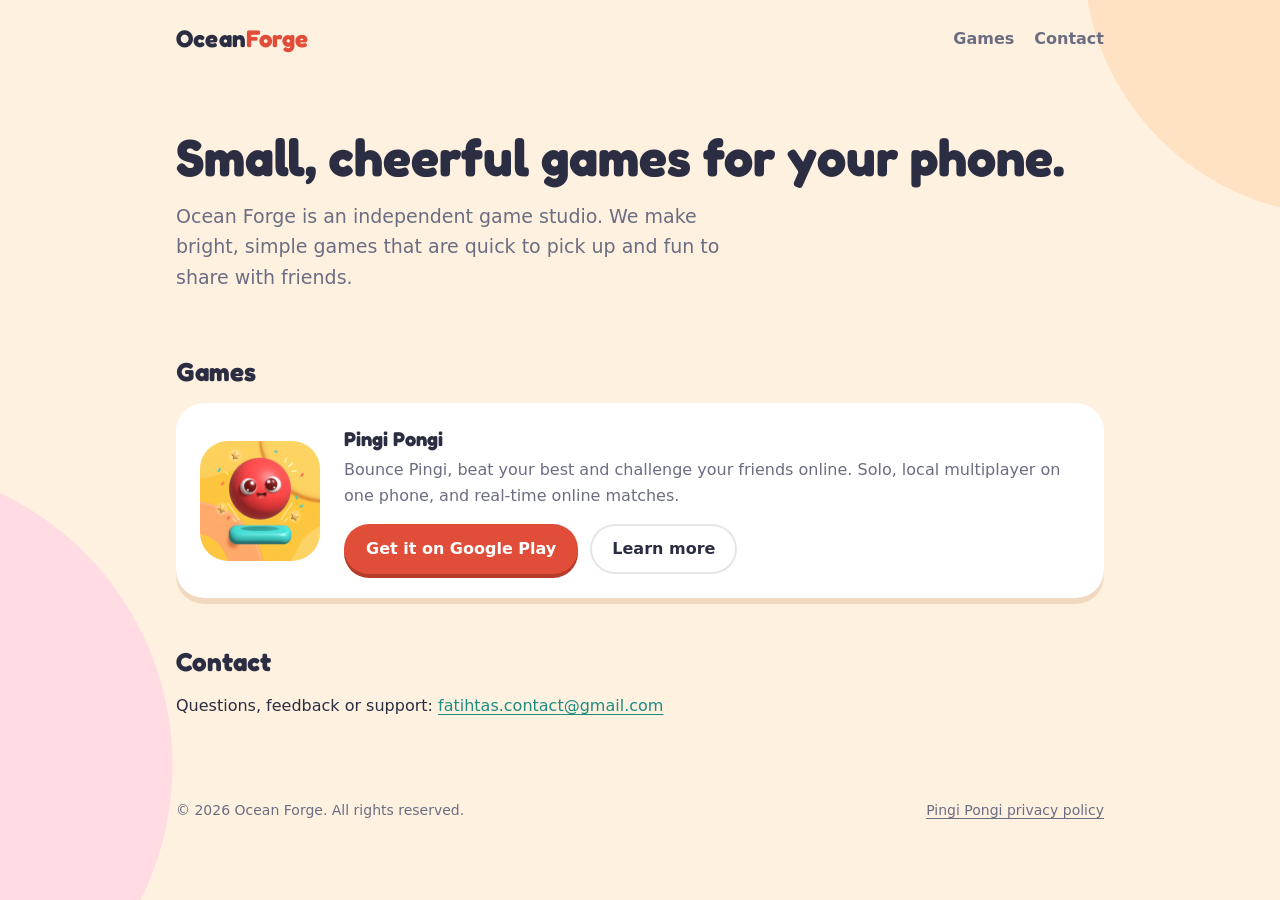
<file: index.html>
<!doctype html>
<html lang="en">
<head>
<meta charset="utf-8">
<meta name="viewport" content="width=device-width, initial-scale=1">
<title>Ocean Forge</title>
<meta name="description" content="Ocean Forge is an independent studio making small, cheerful games for phones.">
<meta property="og:title" content="Ocean Forge">
<meta property="og:description" content="Small, cheerful games for phones.">
<meta property="og:type" content="website">
<meta property="og:url" content="https://serdumenn.github.io/">
<meta property="og:image" content="https://serdumenn.github.io/assets/pingi-pongi/feature.png">
<meta name="theme-color" content="#FFF1E0">
<link rel="icon" type="image/png" href="assets/favicon.png">
<link rel="apple-touch-icon" href="assets/apple-touch-icon.png">
<link rel="stylesheet" href="assets/site.css">
</head>
<body>
<div class="wrap">
  <header class="site">
    <a class="brand" href="./">Ocean<span>Forge</span></a>
    <nav>
      <a href="#games">Games</a>
      <a href="#contact">Contact</a>
    </nav>
  </header>

  <main>
    <section class="hero">
      <h1>Small, cheerful games for your phone.</h1>
      <p class="lead">Ocean Forge is an independent game studio. We make bright, simple games that are quick to pick up and fun to share with friends.</p>
    </section>

    <section id="games">
      <h2>Games</h2>
      <div class="card game-card">
        <img class="icon" src="assets/pingi-pongi/icon.png" width="120" height="120" alt="Pingi Pongi icon">
        <div>
          <h3>Pingi Pongi</h3>
          <p>Bounce Pingi, beat your best and challenge your friends online. Solo, local multiplayer on one phone, and real-time online matches.</p>
          <div class="actions">
            <a class="button" href="https://play.google.com/store/apps/details?id=com.oceanforge.pingipongi">Get it on Google Play</a>
            <a class="button ghost" href="pingi-pongi/">Learn more</a>
          </div>
        </div>
      </div>
    </section>

    <section id="contact">
      <h2>Contact</h2>
      <p>Questions, feedback or support: <a href="mailto:fatihtas.contact@gmail.com">fatihtas.contact@gmail.com</a></p>
    </section>
  </main>

  <footer class="site">
    <span>&copy; 2026 Ocean Forge. All rights reserved.</span>
    <span><a href="pingi-pongi/privacy/">Pingi Pongi privacy policy</a></span>
  </footer>
</div>
</body>
</html>
</file>
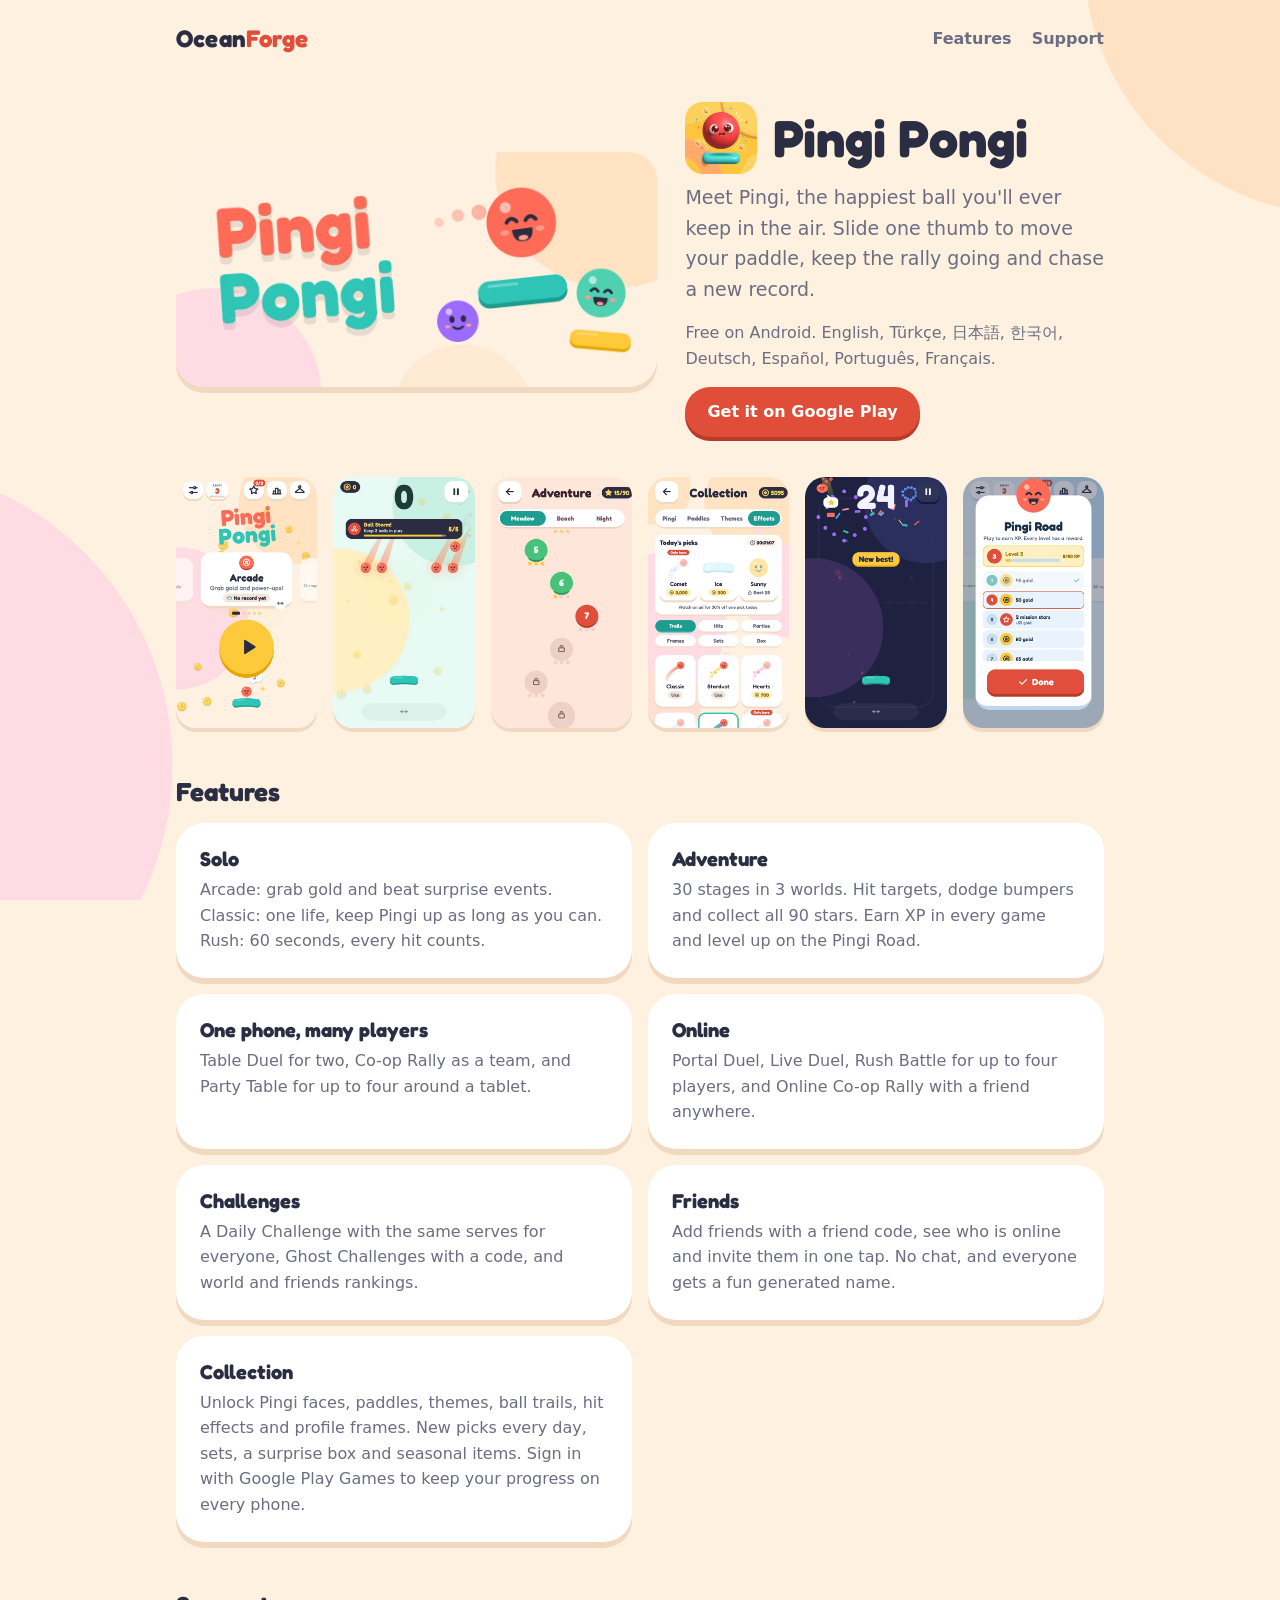
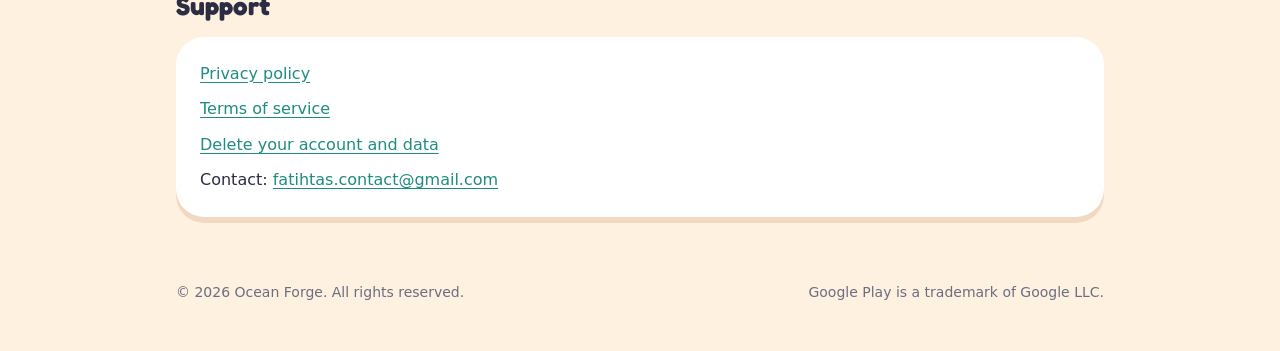
<file: pingi-pongi/index.html>
<!doctype html>
<html lang="en">
<head>
<meta charset="utf-8">
<meta name="viewport" content="width=device-width, initial-scale=1">
<title>Pingi Pongi</title>
<meta name="description" content="Bounce Pingi, beat your best and challenge your friends online. A cheerful paddle game for Android by Ocean Forge.">
<meta property="og:title" content="Pingi Pongi">
<meta property="og:description" content="Bounce Pingi, beat your best and challenge your friends online!">
<meta property="og:type" content="website">
<meta property="og:url" content="https://serdumenn.github.io/pingi-pongi/">
<meta property="og:image" content="https://serdumenn.github.io/assets/pingi-pongi/feature.png">
<meta name="theme-color" content="#FFF1E0">
<link rel="icon" type="image/png" href="../assets/favicon.png">
<link rel="apple-touch-icon" href="../assets/apple-touch-icon.png">
<link rel="stylesheet" href="../assets/site.css">
</head>
<body>
<div class="wrap">
  <header class="site">
    <a class="brand" href="../">Ocean<span>Forge</span></a>
    <nav>
      <a href="#features">Features</a>
      <a href="#support">Support</a>
    </nav>
  </header>

  <main>
    <section class="game-hero">
      <img class="feature-art" src="../assets/pingi-pongi/feature.webp" width="1024" height="500" alt="Pingi Pongi">
      <div>
        <div class="title-row">
          <img src="../assets/pingi-pongi/icon.png" width="72" height="72" alt="">
          <h1>Pingi Pongi</h1>
        </div>
        <p class="lead">Meet Pingi, the happiest ball you'll ever keep in the air. Slide one thumb to move your paddle, keep the rally going and chase a new record.</p>
        <p class="muted">Free on Android. English, Türkçe, 日本語, 한국어, Deutsch, Español, Português, Français.</p>
        <div class="actions">
          <a class="button" href="https://play.google.com/store/apps/details?id=com.oceanforge.pingipongi">Get it on Google Play</a>
        </div>
      </div>
    </section>

    <section>
      <div class="shots">
        <img src="../assets/pingi-pongi/screen-1.webp" width="540" height="960" alt="Main menu" loading="lazy">
        <img src="../assets/pingi-pongi/screen-2.webp" width="540" height="960" alt="Arcade mode" loading="lazy">
        <img src="../assets/pingi-pongi/screen-3.webp" width="540" height="960" alt="Adventure" loading="lazy">
        <img src="../assets/pingi-pongi/screen-4.webp" width="540" height="960" alt="Collection" loading="lazy">
        <img src="../assets/pingi-pongi/screen-5.webp" width="540" height="960" alt="New record" loading="lazy">
        <img src="../assets/pingi-pongi/screen-6.webp" width="540" height="960" alt="Pingi Road" loading="lazy">
      </div>
    </section>

    <section id="features">
      <h2>Features</h2>
      <div class="features">
        <div class="card">
          <h3>Solo</h3>
          <p>Arcade: grab gold and beat surprise events. Classic: one life, keep Pingi up as long as you can. Rush: 60 seconds, every hit counts.</p>
        </div>
        <div class="card">
          <h3>Adventure</h3>
          <p>30 stages in 3 worlds. Hit targets, dodge bumpers and collect all 90 stars. Earn XP in every game and level up on the Pingi Road.</p>
        </div>
        <div class="card">
          <h3>One phone, many players</h3>
          <p>Table Duel for two, Co-op Rally as a team, and Party Table for up to four around a tablet.</p>
        </div>
        <div class="card">
          <h3>Online</h3>
          <p>Portal Duel, Live Duel, Rush Battle for up to four players, and Online Co-op Rally with a friend anywhere.</p>
        </div>
        <div class="card">
          <h3>Challenges</h3>
          <p>A Daily Challenge with the same serves for everyone, Ghost Challenges with a code, and world and friends rankings.</p>
        </div>
        <div class="card">
          <h3>Friends</h3>
          <p>Add friends with a friend code, see who is online and invite them in one tap. No chat, and everyone gets a fun generated name.</p>
        </div>
        <div class="card">
          <h3>Collection</h3>
          <p>Unlock Pingi faces, paddles, themes, ball trails, hit effects and profile frames. New picks every day, sets, a surprise box and seasonal items. Sign in with Google Play Games to keep your progress on every phone.</p>
        </div>
      </div>
    </section>

    <section id="support">
      <h2>Support</h2>
      <div class="card">
        <ul class="links">
          <li><a href="privacy/">Privacy policy</a></li>
          <li><a href="terms/">Terms of service</a></li>
          <li><a href="delete-account/">Delete your account and data</a></li>
          <li>Contact: <a href="mailto:fatihtas.contact@gmail.com">fatihtas.contact@gmail.com</a></li>
        </ul>
      </div>
    </section>
  </main>

  <footer class="site">
    <span>&copy; 2026 Ocean Forge. All rights reserved.</span>
    <span>Google Play is a trademark of Google LLC.</span>
  </footer>
</div>
</body>
</html>
</file>
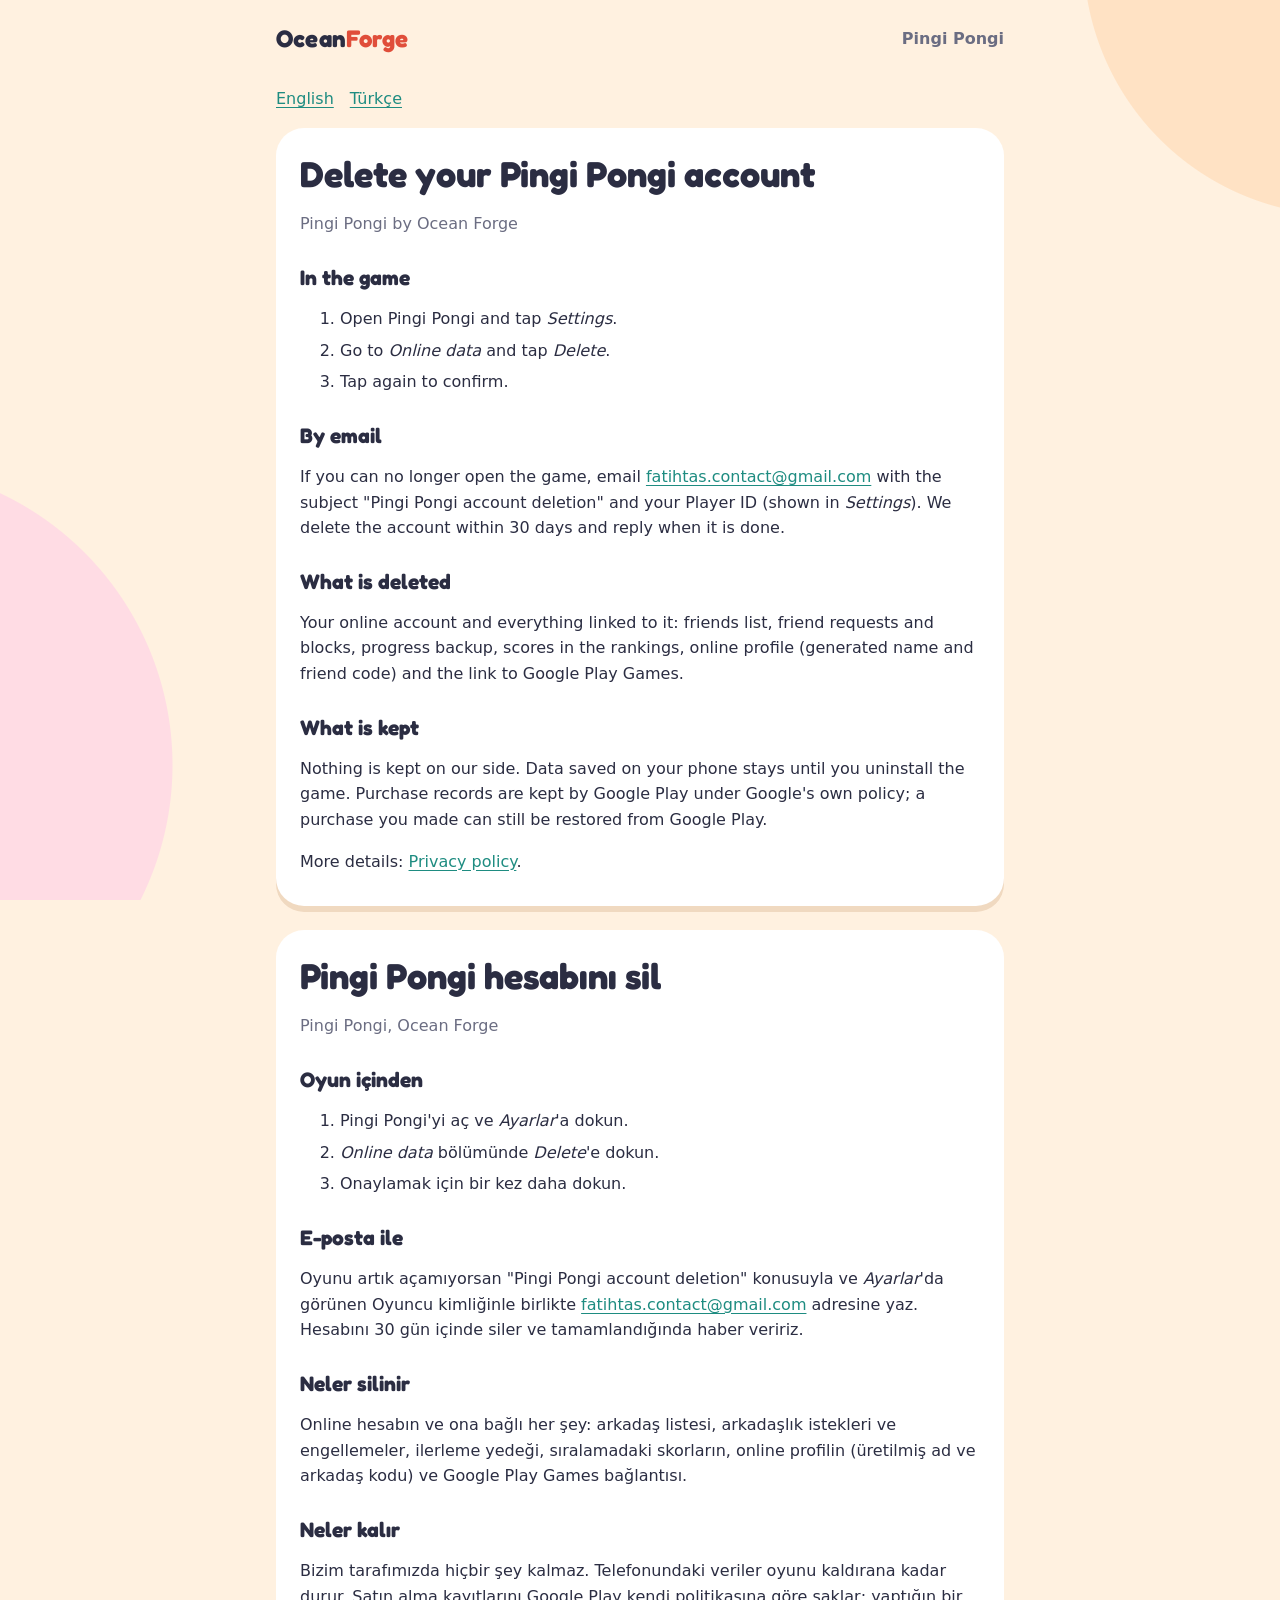
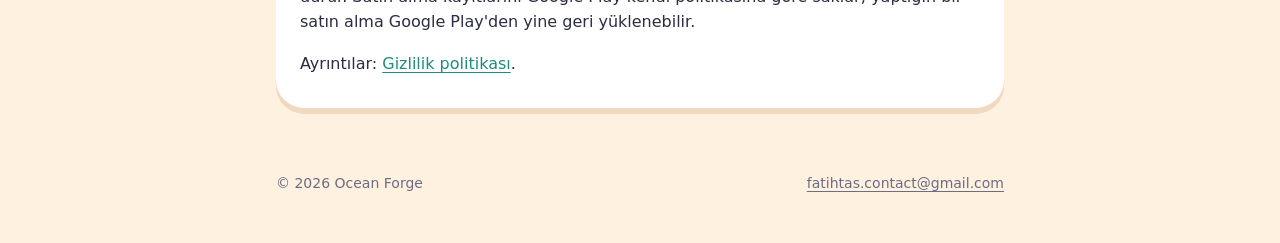
<file: pingi-pongi/delete-account/index.html>
<!doctype html>
<html lang="en">
<head>
<meta charset="utf-8">
<meta name="viewport" content="width=device-width, initial-scale=1">
<title>Delete Pingi Pongi Account</title>
<meta name="description" content="How to delete your Pingi Pongi online account and data.">
<meta name="theme-color" content="#FFF1E0">
<link rel="icon" type="image/png" href="../../assets/favicon.png">
<link rel="stylesheet" href="../../assets/site.css">
</head>
<body>
<div class="wrap narrow">
  <header class="site">
    <a class="brand" href="../../">Ocean<span>Forge</span></a>
    <nav>
      <a href="../">Pingi Pongi</a>
    </nav>
  </header>

  <main>
    <nav class="lang"><a href="#en">English</a><a href="#tr">Türkçe</a></nav>

    <article class="card doc" id="en">
      <h1>Delete your Pingi Pongi account</h1>
      <p class="muted">Pingi Pongi by Ocean Forge</p>

      <h2>In the game</h2>
      <ol>
        <li>Open Pingi Pongi and tap <em>Settings</em>.</li>
        <li>Go to <em>Online data</em> and tap <em>Delete</em>.</li>
        <li>Tap again to confirm.</li>
      </ol>

      <h2>By email</h2>
      <p>If you can no longer open the game, email <a href="mailto:fatihtas.contact@gmail.com?subject=Pingi%20Pongi%20account%20deletion">fatihtas.contact@gmail.com</a> with the subject "Pingi Pongi account deletion" and your Player ID (shown in <em>Settings</em>). We delete the account within 30 days and reply when it is done.</p>

      <h2>What is deleted</h2>
      <p>Your online account and everything linked to it: friends list, friend requests and blocks, progress backup, scores in the rankings, online profile (generated name and friend code) and the link to Google Play Games.</p>

      <h2>What is kept</h2>
      <p>Nothing is kept on our side. Data saved on your phone stays until you uninstall the game. Purchase records are kept by Google Play under Google's own policy; a purchase you made can still be restored from Google Play.</p>

      <p>More details: <a href="../privacy/">Privacy policy</a>.</p>
    </article>

    <article class="card doc" id="tr">
      <h1>Pingi Pongi hesabını sil</h1>
      <p class="muted">Pingi Pongi, Ocean Forge</p>

      <h2>Oyun içinden</h2>
      <ol>
        <li>Pingi Pongi'yi aç ve <em>Ayarlar</em>'a dokun.</li>
        <li><em>Online data</em> bölümünde <em>Delete</em>'e dokun.</li>
        <li>Onaylamak için bir kez daha dokun.</li>
      </ol>

      <h2>E-posta ile</h2>
      <p>Oyunu artık açamıyorsan "Pingi Pongi account deletion" konusuyla ve <em>Ayarlar</em>'da görünen Oyuncu kimliğinle birlikte <a href="mailto:fatihtas.contact@gmail.com?subject=Pingi%20Pongi%20account%20deletion">fatihtas.contact@gmail.com</a> adresine yaz. Hesabını 30 gün içinde siler ve tamamlandığında haber veririz.</p>

      <h2>Neler silinir</h2>
      <p>Online hesabın ve ona bağlı her şey: arkadaş listesi, arkadaşlık istekleri ve engellemeler, ilerleme yedeği, sıralamadaki skorların, online profilin (üretilmiş ad ve arkadaş kodu) ve Google Play Games bağlantısı.</p>

      <h2>Neler kalır</h2>
      <p>Bizim tarafımızda hiçbir şey kalmaz. Telefonundaki veriler oyunu kaldırana kadar durur. Satın alma kayıtlarını Google Play kendi politikasına göre saklar; yaptığın bir satın alma Google Play'den yine geri yüklenebilir.</p>

      <p>Ayrıntılar: <a href="../privacy/#tr">Gizlilik politikası</a>.</p>
    </article>
  </main>

  <footer class="site">
    <span>&copy; 2026 Ocean Forge</span>
    <span><a href="mailto:fatihtas.contact@gmail.com">fatihtas.contact@gmail.com</a></span>
  </footer>
</div>
</body>
</html>
</file>
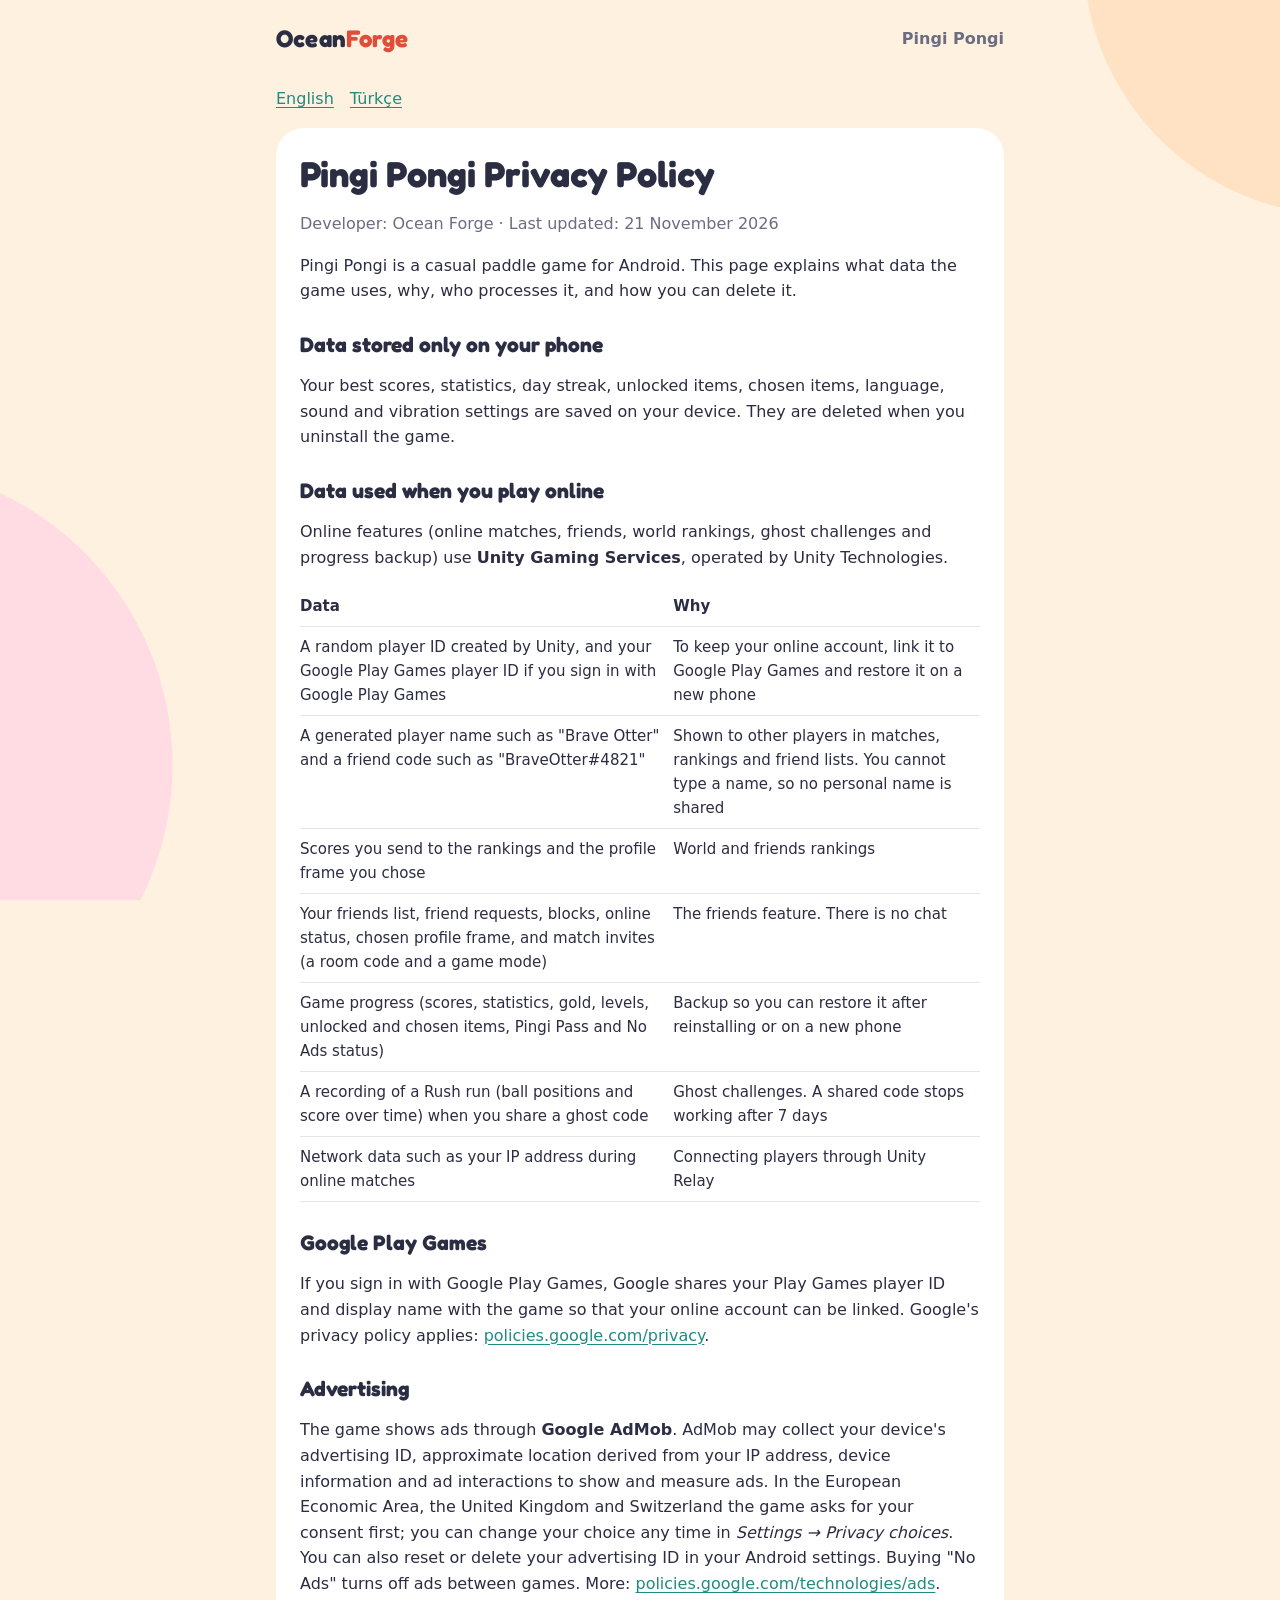
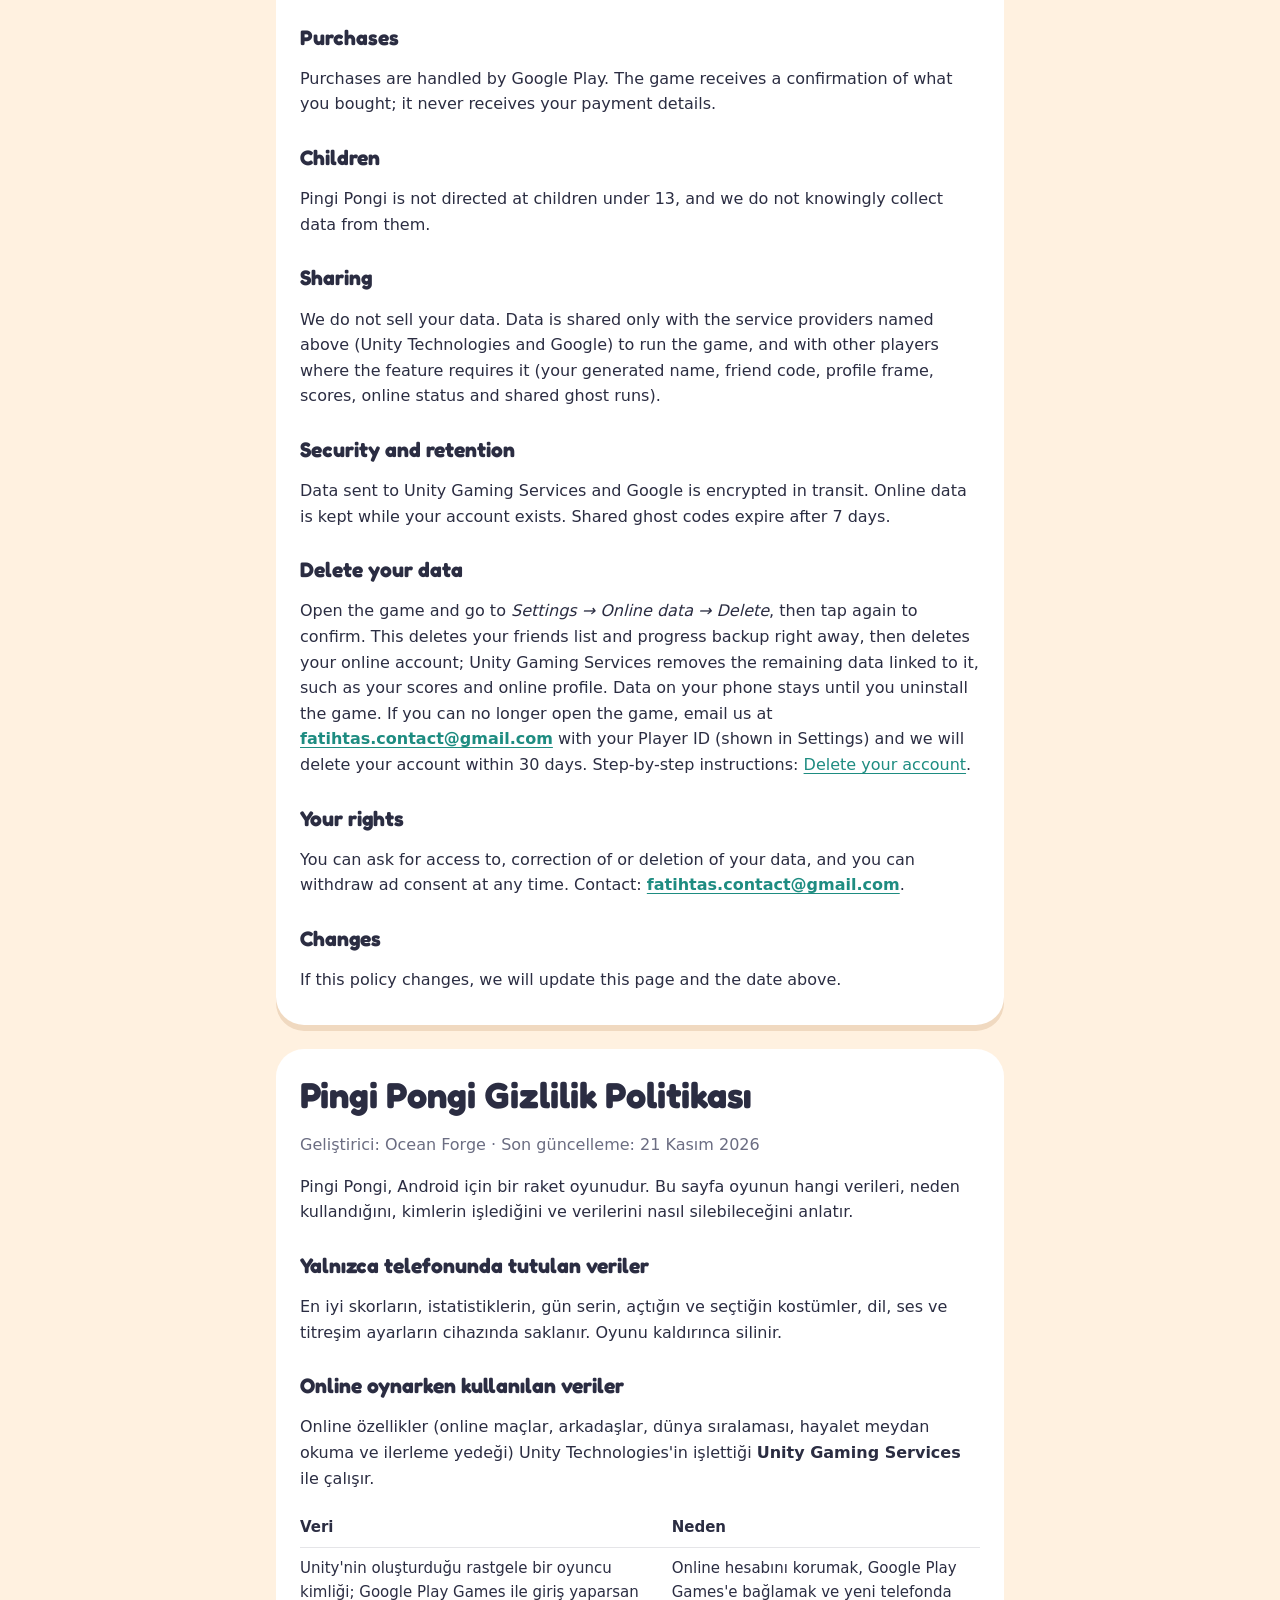
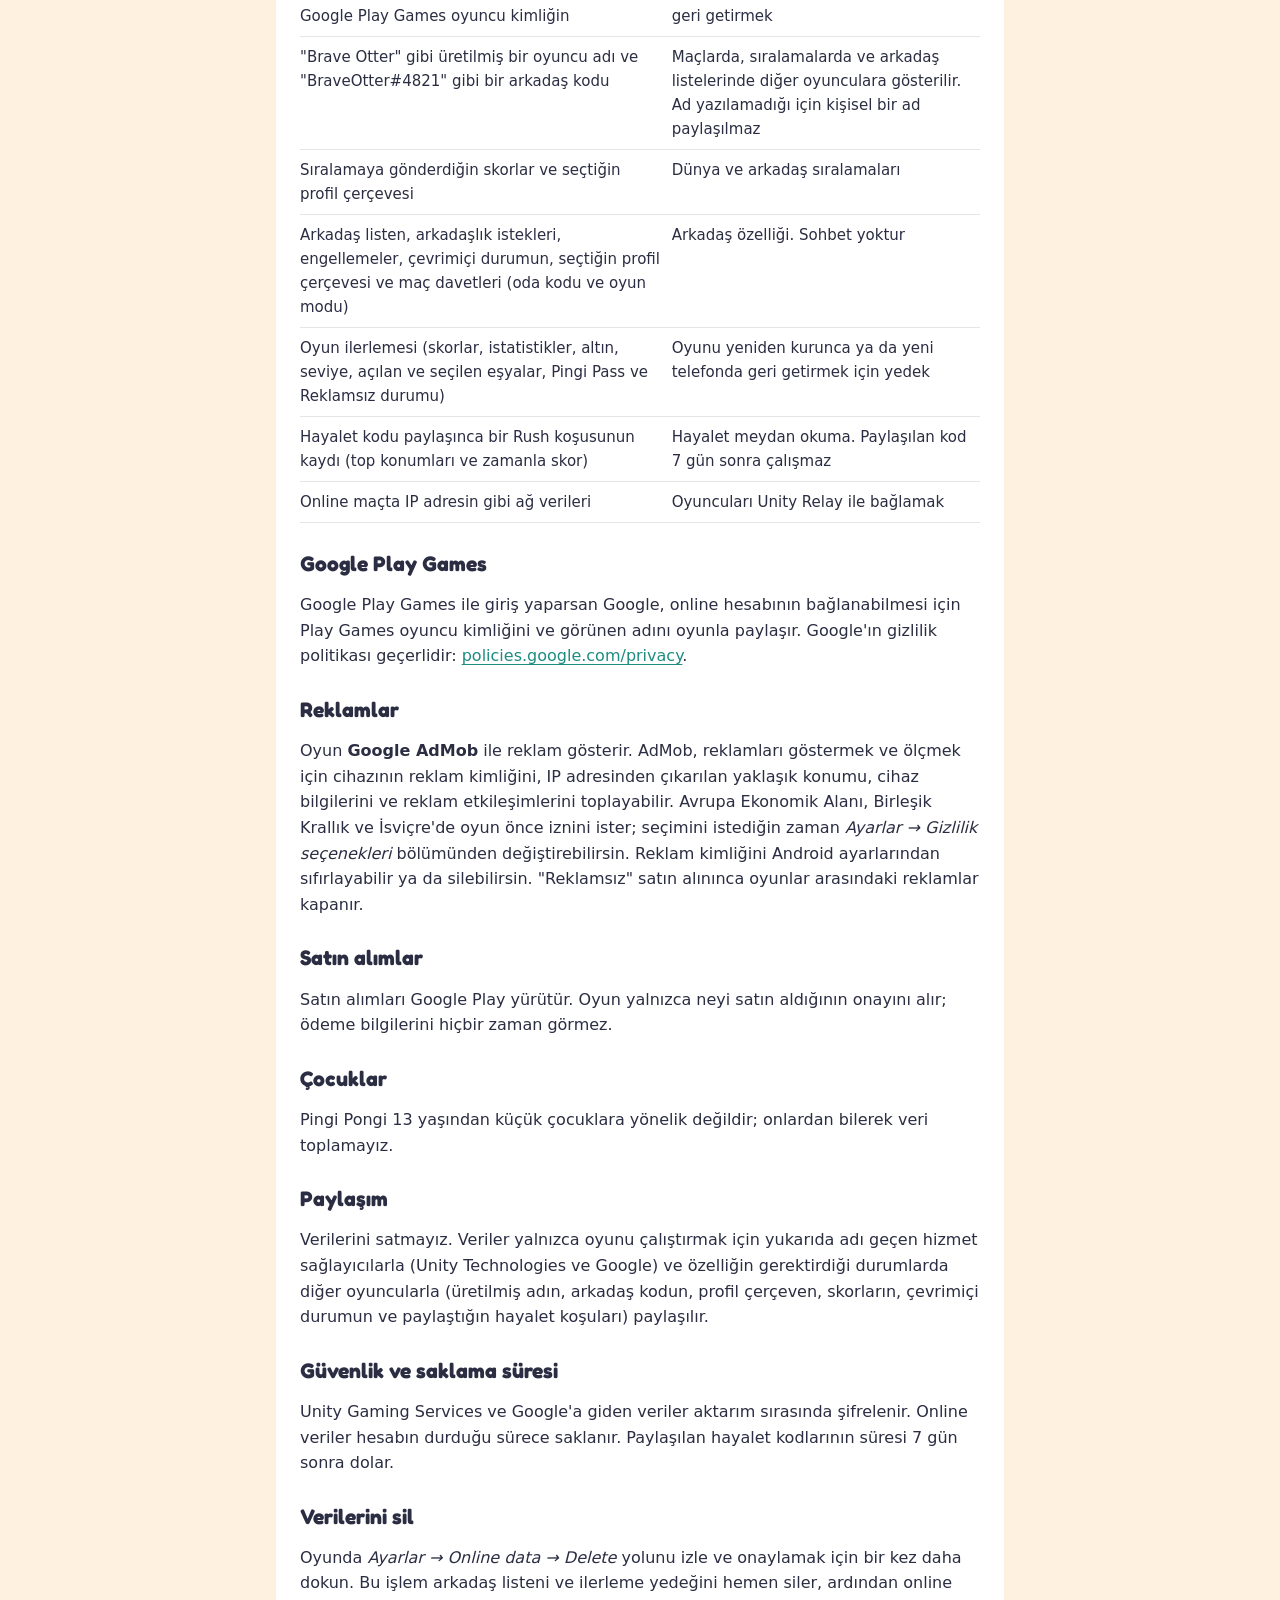
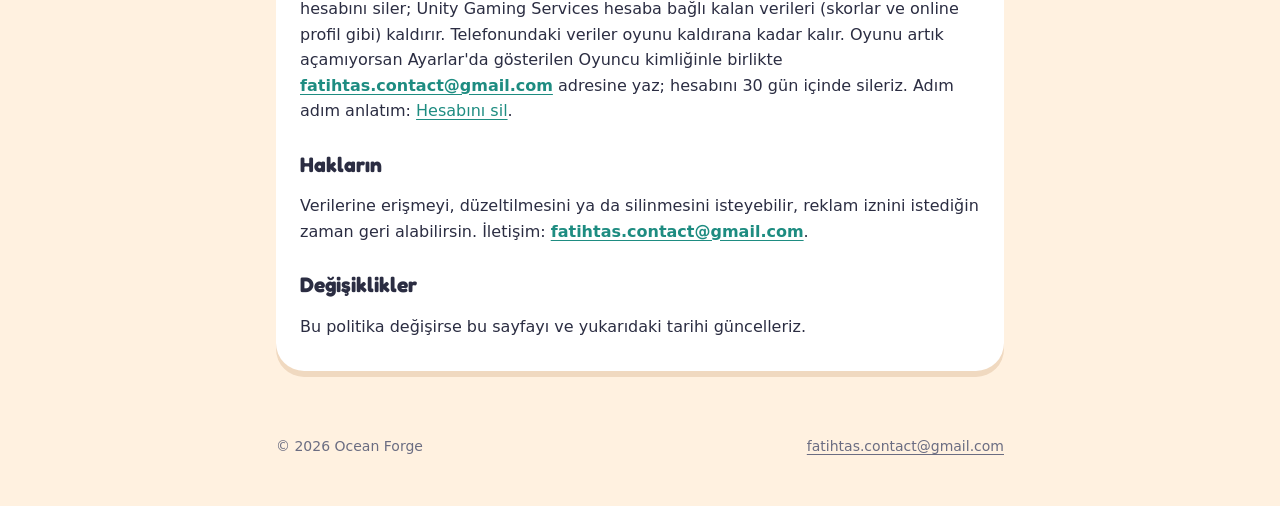
<file: pingi-pongi/privacy/index.html>
<!doctype html>
<html lang="en">
<head>
<meta charset="utf-8">
<meta name="viewport" content="width=device-width, initial-scale=1">
<title>Pingi Pongi Privacy Policy</title>
<meta name="description" content="What data Pingi Pongi uses, why, who processes it and how to delete it.">
<meta name="theme-color" content="#FFF1E0">
<link rel="icon" type="image/png" href="../../assets/favicon.png">
<link rel="stylesheet" href="../../assets/site.css">
</head>
<body>
<div class="wrap narrow">
  <header class="site">
    <a class="brand" href="../../">Ocean<span>Forge</span></a>
    <nav>
      <a href="../">Pingi Pongi</a>
    </nav>
  </header>

  <main>
    <nav class="lang"><a href="#en">English</a><a href="#tr">Türkçe</a></nav>

    <article class="card doc" id="en">
<h1>Pingi Pongi Privacy Policy</h1>
<p class="muted">Developer: Ocean Forge · Last updated: 21 November 2026</p>

<p>Pingi Pongi is a casual paddle game for Android. This page explains what data the game uses, why, who processes it, and how you can delete it.</p>

<h2>Data stored only on your phone</h2>
<p>Your best scores, statistics, day streak, unlocked items, chosen items, language, sound and vibration settings are saved on your device. They are deleted when you uninstall the game.</p>

<h2>Data used when you play online</h2>
<p>Online features (online matches, friends, world rankings, ghost challenges and progress backup) use <strong>Unity Gaming Services</strong>, operated by Unity Technologies.</p>
<table>
<tr><th>Data</th><th>Why</th></tr>
<tr><td>A random player ID created by Unity, and your Google Play Games player ID if you sign in with Google Play Games</td><td>To keep your online account, link it to Google Play Games and restore it on a new phone</td></tr>
<tr><td>A generated player name such as "Brave Otter" and a friend code such as "BraveOtter#4821"</td><td>Shown to other players in matches, rankings and friend lists. You cannot type a name, so no personal name is shared</td></tr>
<tr><td>Scores you send to the rankings and the profile frame you chose</td><td>World and friends rankings</td></tr>
<tr><td>Your friends list, friend requests, blocks, online status, chosen profile frame, and match invites (a room code and a game mode)</td><td>The friends feature. There is no chat</td></tr>
<tr><td>Game progress (scores, statistics, gold, levels, unlocked and chosen items, Pingi Pass and No Ads status)</td><td>Backup so you can restore it after reinstalling or on a new phone</td></tr>
<tr><td>A recording of a Rush run (ball positions and score over time) when you share a ghost code</td><td>Ghost challenges. A shared code stops working after 7 days</td></tr>
<tr><td>Network data such as your IP address during online matches</td><td>Connecting players through Unity Relay</td></tr>
</table>

<h2>Google Play Games</h2>
<p>If you sign in with Google Play Games, Google shares your Play Games player ID and display name with the game so that your online account can be linked. Google's privacy policy applies: <a href="https://policies.google.com/privacy">policies.google.com/privacy</a>.</p>

<h2>Advertising</h2>
<p>The game shows ads through <strong>Google AdMob</strong>. AdMob may collect your device's advertising ID, approximate location derived from your IP address, device information and ad interactions to show and measure ads. In the European Economic Area, the United Kingdom and Switzerland the game asks for your consent first; you can change your choice any time in <em>Settings → Privacy choices</em>. You can also reset or delete your advertising ID in your Android settings. Buying "No Ads" turns off ads between games. More: <a href="https://policies.google.com/technologies/ads">policies.google.com/technologies/ads</a>.</p>

<h2>Purchases</h2>
<p>Purchases are handled by Google Play. The game receives a confirmation of what you bought; it never receives your payment details.</p>

<h2>Children</h2>
<p>Pingi Pongi is not directed at children under 13, and we do not knowingly collect data from them.</p>

<h2>Sharing</h2>
<p>We do not sell your data. Data is shared only with the service providers named above (Unity Technologies and Google) to run the game, and with other players where the feature requires it (your generated name, friend code, profile frame, scores, online status and shared ghost runs).</p>

<h2>Security and retention</h2>
<p>Data sent to Unity Gaming Services and Google is encrypted in transit. Online data is kept while your account exists. Shared ghost codes expire after 7 days.</p>

<h2 id="delete">Delete your data</h2>
<p>Open the game and go to <em>Settings → Online data → Delete</em>, then tap again to confirm. This deletes your friends list and progress backup right away, then deletes your online account; Unity Gaming Services removes the remaining data linked to it, such as your scores and online profile. Data on your phone stays until you uninstall the game. If you can no longer open the game, email us at <strong><a href="mailto:fatihtas.contact@gmail.com">fatihtas.contact@gmail.com</a></strong> with your Player ID (shown in Settings) and we will delete your account within 30 days. Step-by-step instructions: <a href="../delete-account/">Delete your account</a>.</p>

<h2>Your rights</h2>
<p>You can ask for access to, correction of or deletion of your data, and you can withdraw ad consent at any time. Contact: <strong><a href="mailto:fatihtas.contact@gmail.com">fatihtas.contact@gmail.com</a></strong>.</p>

<h2>Changes</h2>
<p>If this policy changes, we will update this page and the date above.</p>
    </article>

    <article class="card doc" id="tr">
<h1>Pingi Pongi Gizlilik Politikası</h1>
<p class="muted">Geliştirici: Ocean Forge · Son güncelleme: 21 Kasım 2026</p>

<p>Pingi Pongi, Android için bir raket oyunudur. Bu sayfa oyunun hangi verileri, neden kullandığını, kimlerin işlediğini ve verilerini nasıl silebileceğini anlatır.</p>

<h2>Yalnızca telefonunda tutulan veriler</h2>
<p>En iyi skorların, istatistiklerin, gün serin, açtığın ve seçtiğin kostümler, dil, ses ve titreşim ayarların cihazında saklanır. Oyunu kaldırınca silinir.</p>

<h2>Online oynarken kullanılan veriler</h2>
<p>Online özellikler (online maçlar, arkadaşlar, dünya sıralaması, hayalet meydan okuma ve ilerleme yedeği) Unity Technologies'in işlettiği <strong>Unity Gaming Services</strong> ile çalışır.</p>
<table>
<tr><th>Veri</th><th>Neden</th></tr>
<tr><td>Unity'nin oluşturduğu rastgele bir oyuncu kimliği; Google Play Games ile giriş yaparsan Google Play Games oyuncu kimliğin</td><td>Online hesabını korumak, Google Play Games'e bağlamak ve yeni telefonda geri getirmek</td></tr>
<tr><td>"Brave Otter" gibi üretilmiş bir oyuncu adı ve "BraveOtter#4821" gibi bir arkadaş kodu</td><td>Maçlarda, sıralamalarda ve arkadaş listelerinde diğer oyunculara gösterilir. Ad yazılamadığı için kişisel bir ad paylaşılmaz</td></tr>
<tr><td>Sıralamaya gönderdiğin skorlar ve seçtiğin profil çerçevesi</td><td>Dünya ve arkadaş sıralamaları</td></tr>
<tr><td>Arkadaş listen, arkadaşlık istekleri, engellemeler, çevrimiçi durumun, seçtiğin profil çerçevesi ve maç davetleri (oda kodu ve oyun modu)</td><td>Arkadaş özelliği. Sohbet yoktur</td></tr>
<tr><td>Oyun ilerlemesi (skorlar, istatistikler, altın, seviye, açılan ve seçilen eşyalar, Pingi Pass ve Reklamsız durumu)</td><td>Oyunu yeniden kurunca ya da yeni telefonda geri getirmek için yedek</td></tr>
<tr><td>Hayalet kodu paylaşınca bir Rush koşusunun kaydı (top konumları ve zamanla skor)</td><td>Hayalet meydan okuma. Paylaşılan kod 7 gün sonra çalışmaz</td></tr>
<tr><td>Online maçta IP adresin gibi ağ verileri</td><td>Oyuncuları Unity Relay ile bağlamak</td></tr>
</table>

<h2>Google Play Games</h2>
<p>Google Play Games ile giriş yaparsan Google, online hesabının bağlanabilmesi için Play Games oyuncu kimliğini ve görünen adını oyunla paylaşır. Google'ın gizlilik politikası geçerlidir: <a href="https://policies.google.com/privacy">policies.google.com/privacy</a>.</p>

<h2>Reklamlar</h2>
<p>Oyun <strong>Google AdMob</strong> ile reklam gösterir. AdMob, reklamları göstermek ve ölçmek için cihazının reklam kimliğini, IP adresinden çıkarılan yaklaşık konumu, cihaz bilgilerini ve reklam etkileşimlerini toplayabilir. Avrupa Ekonomik Alanı, Birleşik Krallık ve İsviçre'de oyun önce iznini ister; seçimini istediğin zaman <em>Ayarlar → Gizlilik seçenekleri</em> bölümünden değiştirebilirsin. Reklam kimliğini Android ayarlarından sıfırlayabilir ya da silebilirsin. "Reklamsız" satın alınınca oyunlar arasındaki reklamlar kapanır.</p>

<h2>Satın alımlar</h2>
<p>Satın alımları Google Play yürütür. Oyun yalnızca neyi satın aldığının onayını alır; ödeme bilgilerini hiçbir zaman görmez.</p>

<h2>Çocuklar</h2>
<p>Pingi Pongi 13 yaşından küçük çocuklara yönelik değildir; onlardan bilerek veri toplamayız.</p>

<h2>Paylaşım</h2>
<p>Verilerini satmayız. Veriler yalnızca oyunu çalıştırmak için yukarıda adı geçen hizmet sağlayıcılarla (Unity Technologies ve Google) ve özelliğin gerektirdiği durumlarda diğer oyuncularla (üretilmiş adın, arkadaş kodun, profil çerçeven, skorların, çevrimiçi durumun ve paylaştığın hayalet koşuları) paylaşılır.</p>

<h2>Güvenlik ve saklama süresi</h2>
<p>Unity Gaming Services ve Google'a giden veriler aktarım sırasında şifrelenir. Online veriler hesabın durduğu sürece saklanır. Paylaşılan hayalet kodlarının süresi 7 gün sonra dolar.</p>

<h2 id="sil">Verilerini sil</h2>
<p>Oyunda <em>Ayarlar → Online data → Delete</em> yolunu izle ve onaylamak için bir kez daha dokun. Bu işlem arkadaş listeni ve ilerleme yedeğini hemen siler, ardından online hesabını siler; Unity Gaming Services hesaba bağlı kalan verileri (skorlar ve online profil gibi) kaldırır. Telefonundaki veriler oyunu kaldırana kadar kalır. Oyunu artık açamıyorsan Ayarlar'da gösterilen Oyuncu kimliğinle birlikte <strong><a href="mailto:fatihtas.contact@gmail.com">fatihtas.contact@gmail.com</a></strong> adresine yaz; hesabını 30 gün içinde sileriz. Adım adım anlatım: <a href="../delete-account/#tr">Hesabını sil</a>.</p>

<h2>Hakların</h2>
<p>Verilerine erişmeyi, düzeltilmesini ya da silinmesini isteyebilir, reklam iznini istediğin zaman geri alabilirsin. İletişim: <strong><a href="mailto:fatihtas.contact@gmail.com">fatihtas.contact@gmail.com</a></strong>.</p>

<h2>Değişiklikler</h2>
<p>Bu politika değişirse bu sayfayı ve yukarıdaki tarihi güncelleriz.</p>
    </article>
  </main>

  <footer class="site">
    <span>&copy; 2026 Ocean Forge</span>
    <span><a href="mailto:fatihtas.contact@gmail.com">fatihtas.contact@gmail.com</a></span>
  </footer>
</div>
</body>
</html>
</file>
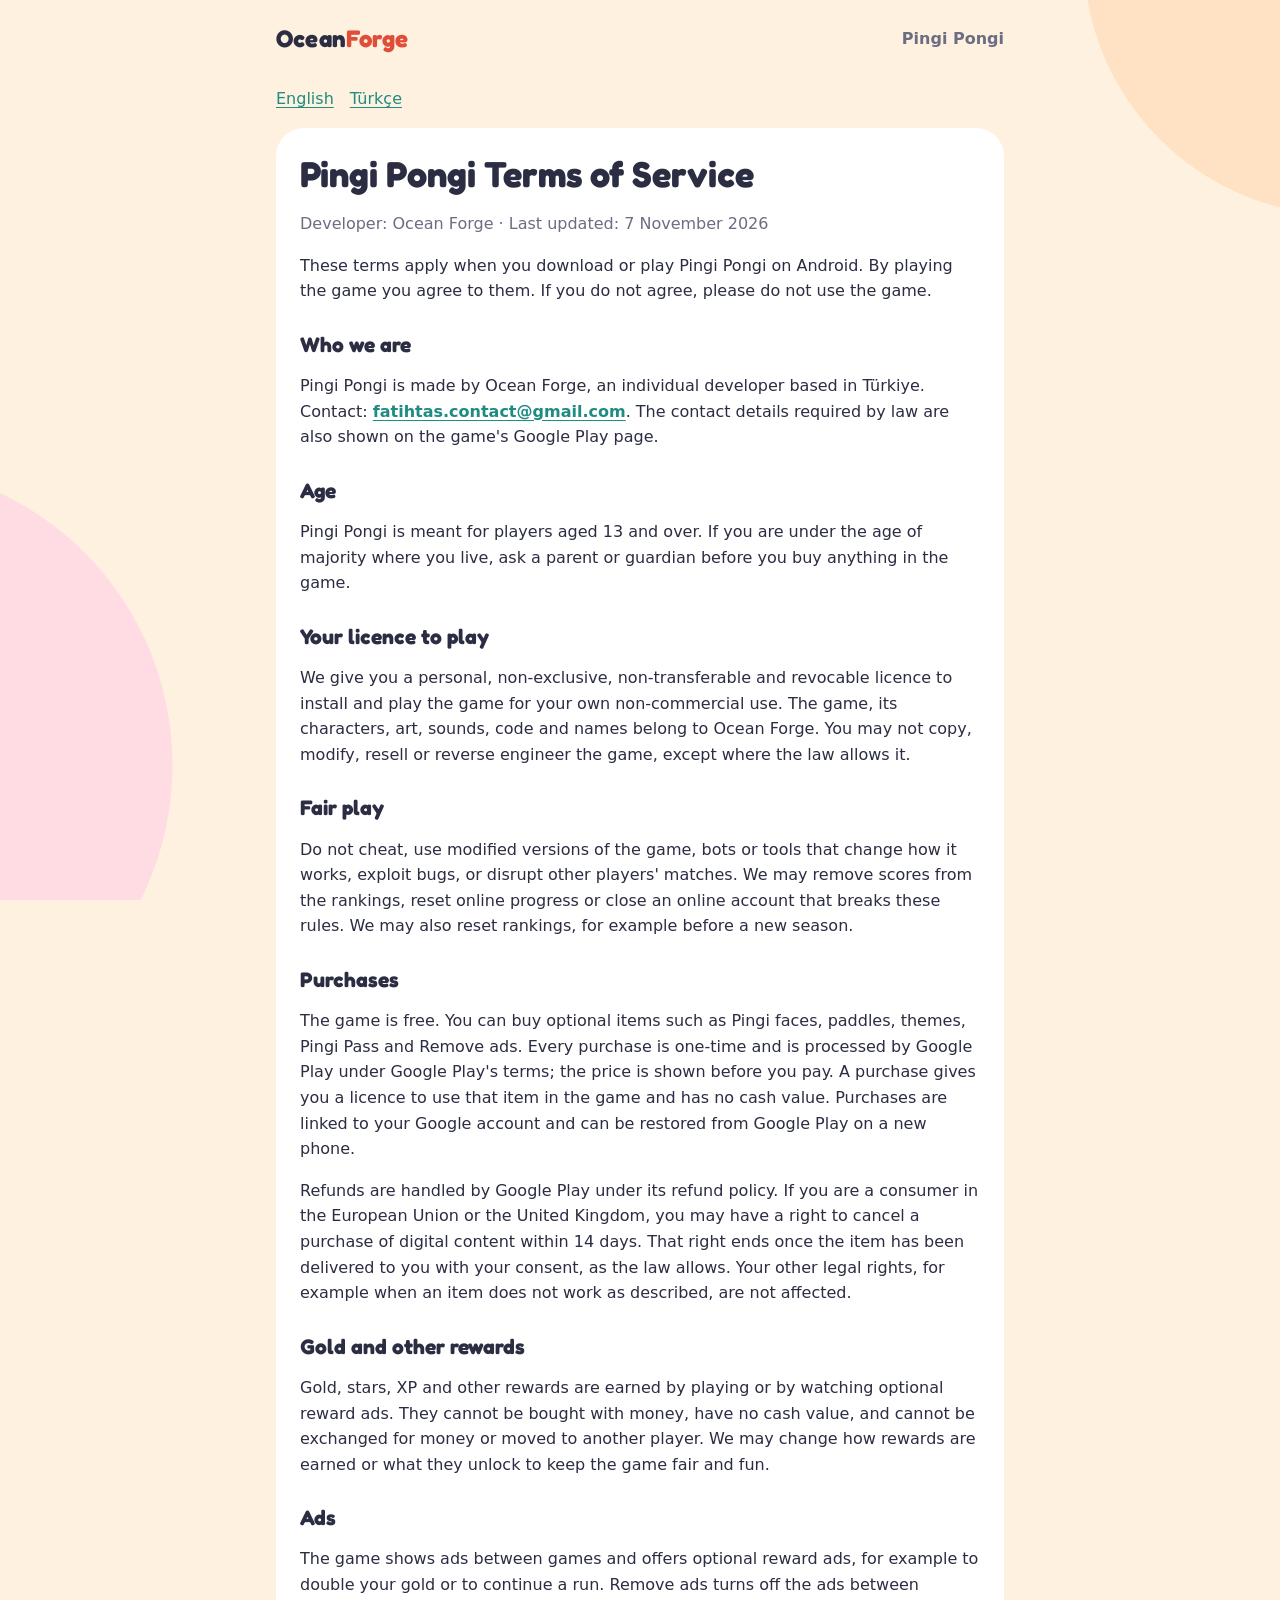
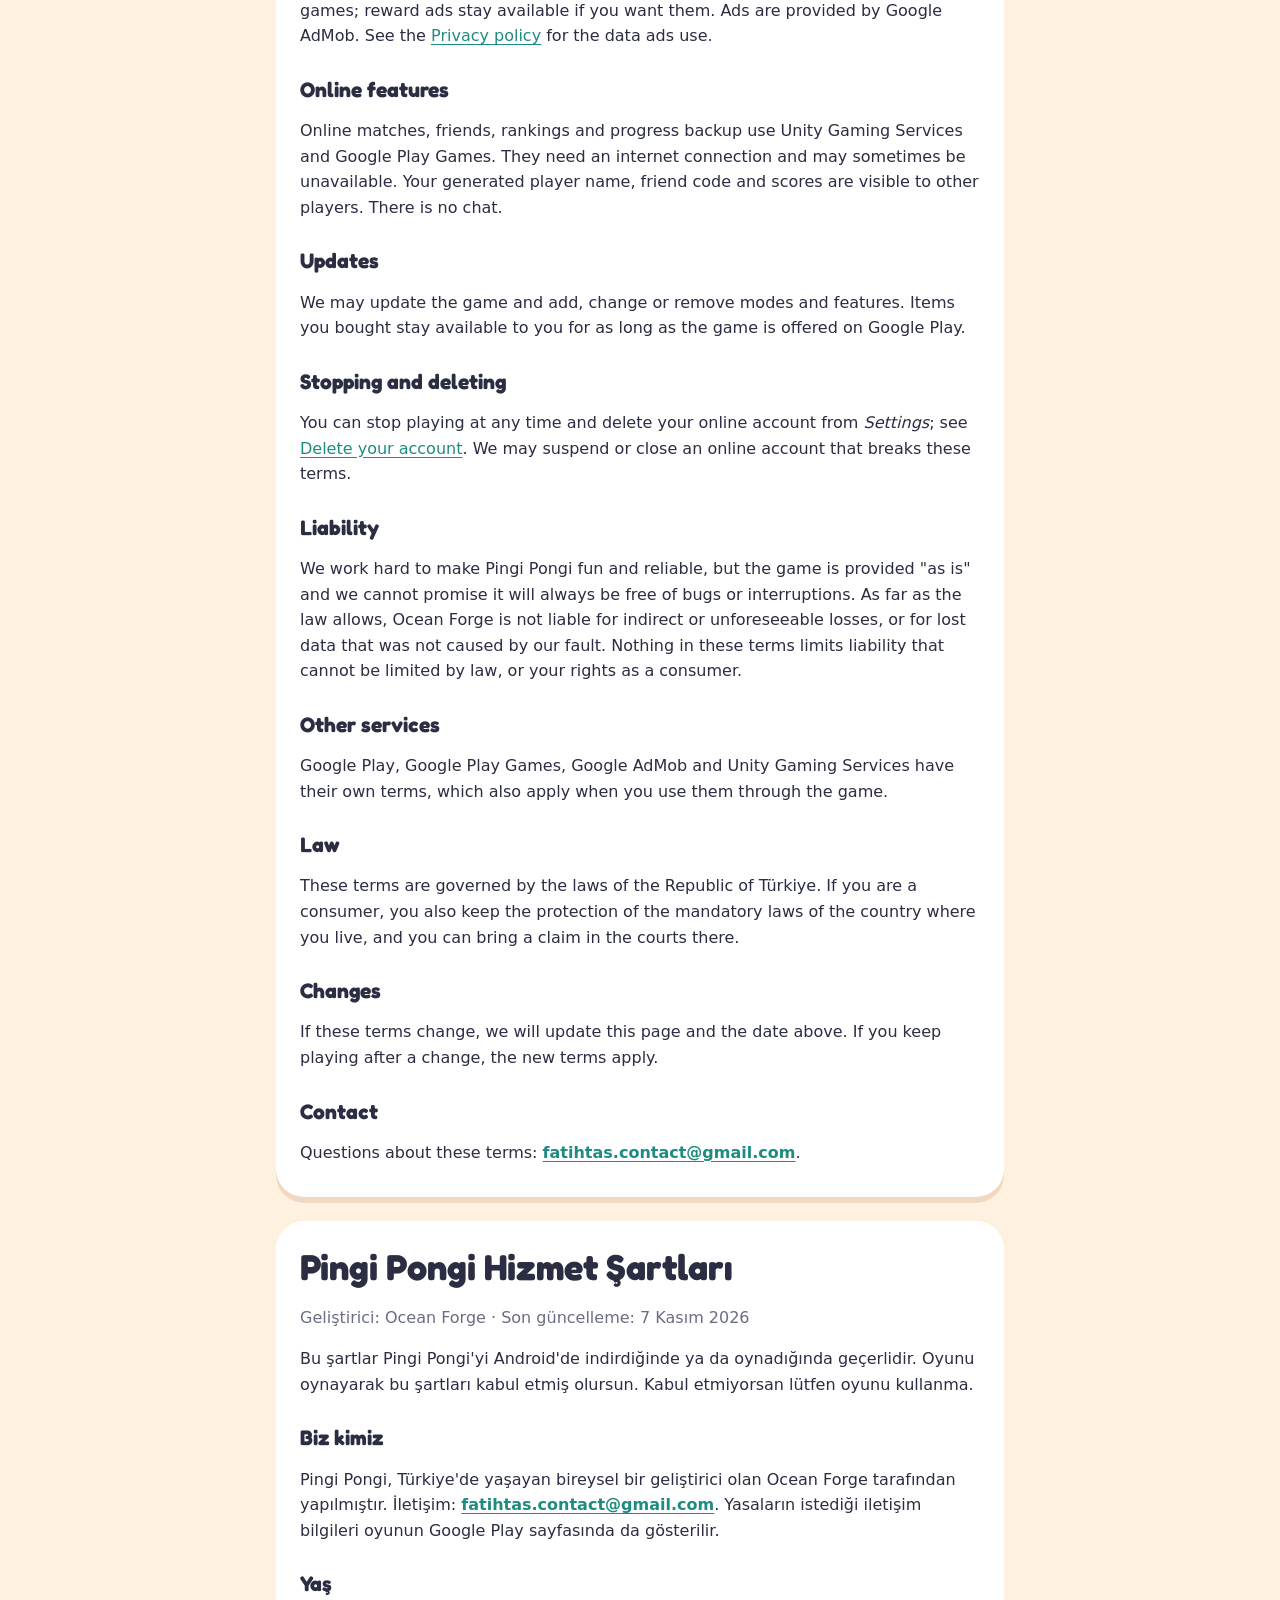
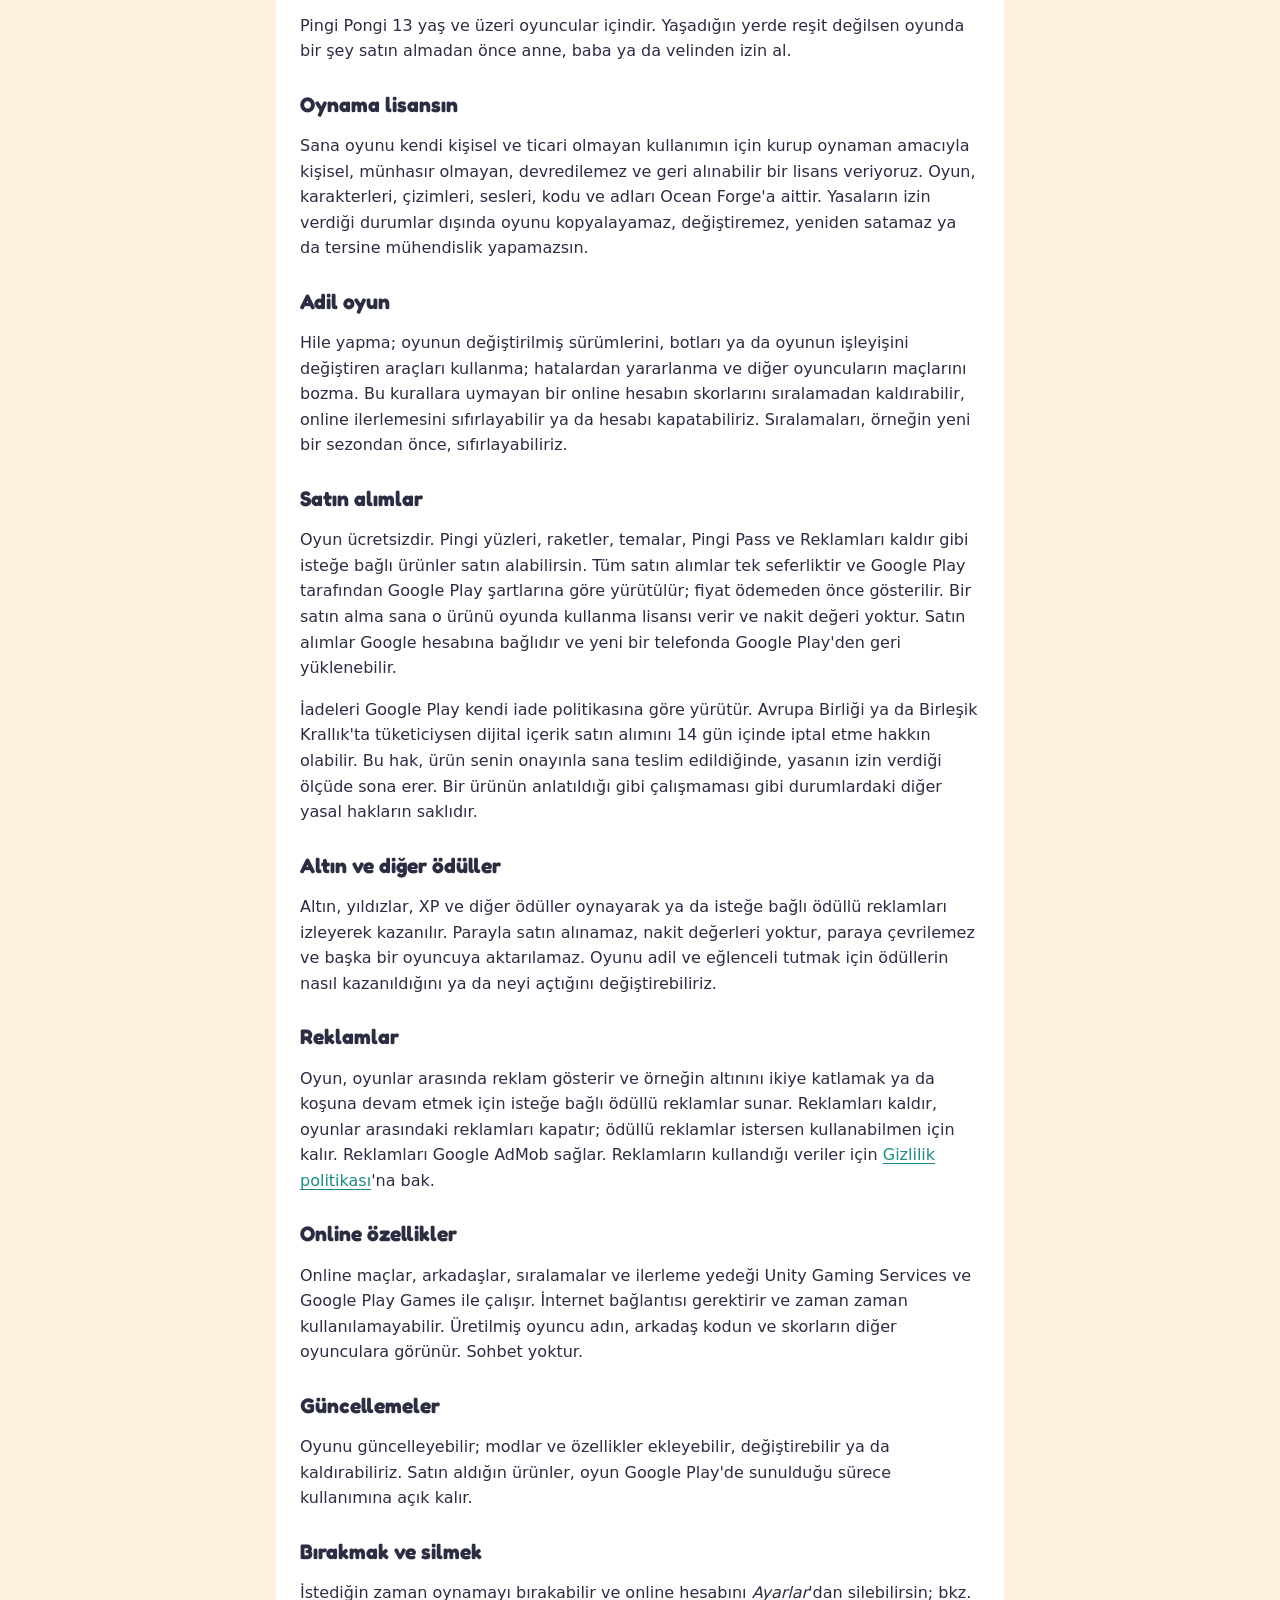
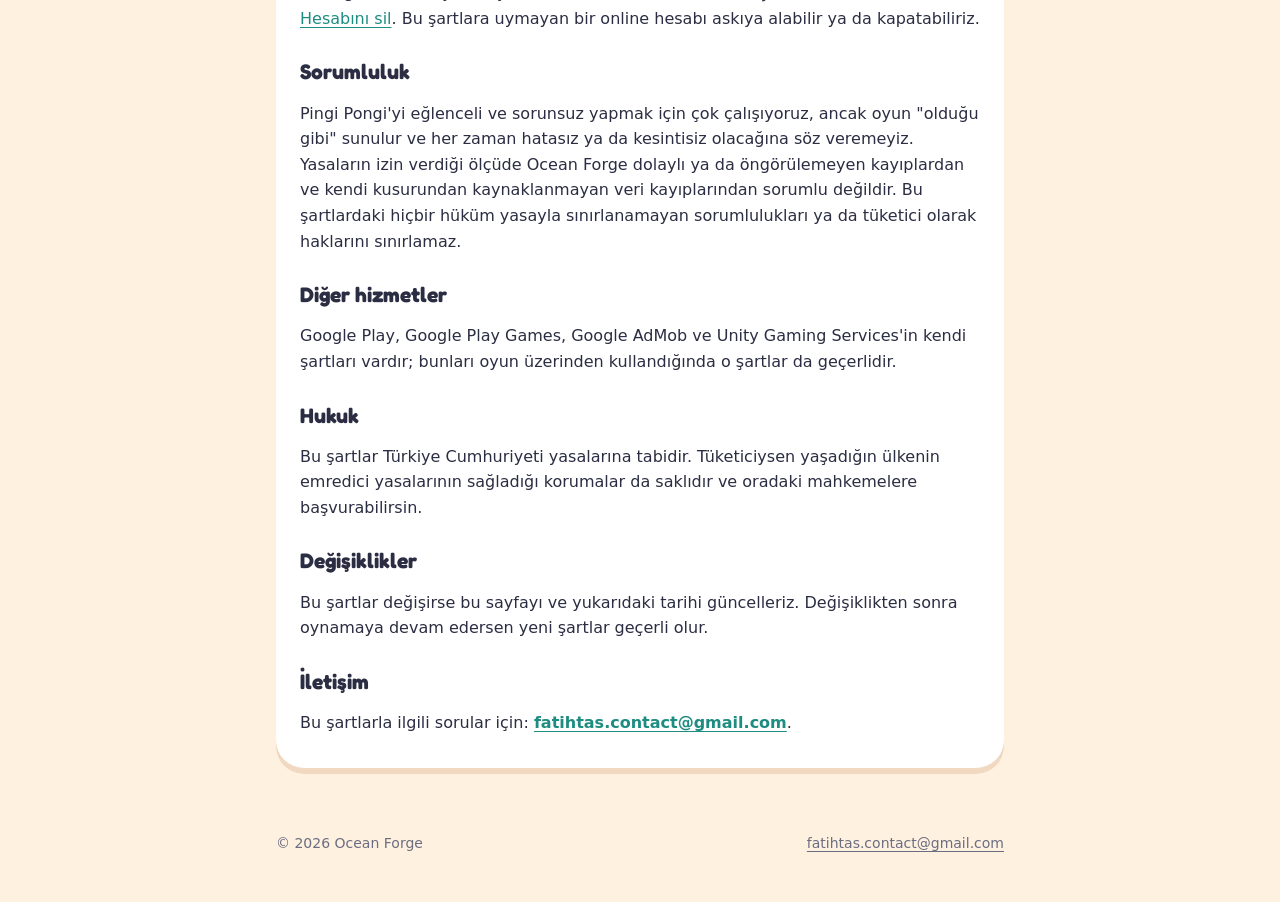
<file: pingi-pongi/terms/index.html>
<!doctype html>
<html lang="en">
<head>
<meta charset="utf-8">
<meta name="viewport" content="width=device-width, initial-scale=1">
<title>Pingi Pongi Terms of Service</title>
<meta name="description" content="The rules for playing Pingi Pongi: purchases, gold, ads, online play and your rights.">
<meta name="theme-color" content="#FFF1E0">
<link rel="icon" type="image/png" href="../../assets/favicon.png">
<link rel="stylesheet" href="../../assets/site.css">
</head>
<body>
<div class="wrap narrow">
  <header class="site">
    <a class="brand" href="../../">Ocean<span>Forge</span></a>
    <nav>
      <a href="../">Pingi Pongi</a>
    </nav>
  </header>

  <main>
    <nav class="lang"><a href="#en">English</a><a href="#tr">Türkçe</a></nav>

    <article class="card doc" id="en">
<h1>Pingi Pongi Terms of Service</h1>
<p class="muted">Developer: Ocean Forge · Last updated: 7 November 2026</p>

<p>These terms apply when you download or play Pingi Pongi on Android. By playing the game you agree to them. If you do not agree, please do not use the game.</p>

<h2>Who we are</h2>
<p>Pingi Pongi is made by Ocean Forge, an individual developer based in Türkiye. Contact: <strong><a href="mailto:fatihtas.contact@gmail.com">fatihtas.contact@gmail.com</a></strong>. The contact details required by law are also shown on the game's Google Play page.</p>

<h2>Age</h2>
<p>Pingi Pongi is meant for players aged 13 and over. If you are under the age of majority where you live, ask a parent or guardian before you buy anything in the game.</p>

<h2>Your licence to play</h2>
<p>We give you a personal, non-exclusive, non-transferable and revocable licence to install and play the game for your own non-commercial use. The game, its characters, art, sounds, code and names belong to Ocean Forge. You may not copy, modify, resell or reverse engineer the game, except where the law allows it.</p>

<h2>Fair play</h2>
<p>Do not cheat, use modified versions of the game, bots or tools that change how it works, exploit bugs, or disrupt other players' matches. We may remove scores from the rankings, reset online progress or close an online account that breaks these rules. We may also reset rankings, for example before a new season.</p>

<h2>Purchases</h2>
<p>The game is free. You can buy optional items such as Pingi faces, paddles, themes, Pingi Pass and Remove ads. Every purchase is one-time and is processed by Google Play under Google Play's terms; the price is shown before you pay. A purchase gives you a licence to use that item in the game and has no cash value. Purchases are linked to your Google account and can be restored from Google Play on a new phone.</p>
<p>Refunds are handled by Google Play under its refund policy. If you are a consumer in the European Union or the United Kingdom, you may have a right to cancel a purchase of digital content within 14 days. That right ends once the item has been delivered to you with your consent, as the law allows. Your other legal rights, for example when an item does not work as described, are not affected.</p>

<h2>Gold and other rewards</h2>
<p>Gold, stars, XP and other rewards are earned by playing or by watching optional reward ads. They cannot be bought with money, have no cash value, and cannot be exchanged for money or moved to another player. We may change how rewards are earned or what they unlock to keep the game fair and fun.</p>

<h2>Ads</h2>
<p>The game shows ads between games and offers optional reward ads, for example to double your gold or to continue a run. Remove ads turns off the ads between games; reward ads stay available if you want them. Ads are provided by Google AdMob. See the <a href="../privacy/">Privacy policy</a> for the data ads use.</p>

<h2>Online features</h2>
<p>Online matches, friends, rankings and progress backup use Unity Gaming Services and Google Play Games. They need an internet connection and may sometimes be unavailable. Your generated player name, friend code and scores are visible to other players. There is no chat.</p>

<h2>Updates</h2>
<p>We may update the game and add, change or remove modes and features. Items you bought stay available to you for as long as the game is offered on Google Play.</p>

<h2>Stopping and deleting</h2>
<p>You can stop playing at any time and delete your online account from <em>Settings</em>; see <a href="../delete-account/">Delete your account</a>. We may suspend or close an online account that breaks these terms.</p>

<h2>Liability</h2>
<p>We work hard to make Pingi Pongi fun and reliable, but the game is provided "as is" and we cannot promise it will always be free of bugs or interruptions. As far as the law allows, Ocean Forge is not liable for indirect or unforeseeable losses, or for lost data that was not caused by our fault. Nothing in these terms limits liability that cannot be limited by law, or your rights as a consumer.</p>

<h2>Other services</h2>
<p>Google Play, Google Play Games, Google AdMob and Unity Gaming Services have their own terms, which also apply when you use them through the game.</p>

<h2>Law</h2>
<p>These terms are governed by the laws of the Republic of Türkiye. If you are a consumer, you also keep the protection of the mandatory laws of the country where you live, and you can bring a claim in the courts there.</p>

<h2>Changes</h2>
<p>If these terms change, we will update this page and the date above. If you keep playing after a change, the new terms apply.</p>

<h2>Contact</h2>
<p>Questions about these terms: <strong><a href="mailto:fatihtas.contact@gmail.com">fatihtas.contact@gmail.com</a></strong>.</p>
    </article>

    <article class="card doc" id="tr">
<h1>Pingi Pongi Hizmet Şartları</h1>
<p class="muted">Geliştirici: Ocean Forge · Son güncelleme: 7 Kasım 2026</p>

<p>Bu şartlar Pingi Pongi'yi Android'de indirdiğinde ya da oynadığında geçerlidir. Oyunu oynayarak bu şartları kabul etmiş olursun. Kabul etmiyorsan lütfen oyunu kullanma.</p>

<h2>Biz kimiz</h2>
<p>Pingi Pongi, Türkiye'de yaşayan bireysel bir geliştirici olan Ocean Forge tarafından yapılmıştır. İletişim: <strong><a href="mailto:fatihtas.contact@gmail.com">fatihtas.contact@gmail.com</a></strong>. Yasaların istediği iletişim bilgileri oyunun Google Play sayfasında da gösterilir.</p>

<h2>Yaş</h2>
<p>Pingi Pongi 13 yaş ve üzeri oyuncular içindir. Yaşadığın yerde reşit değilsen oyunda bir şey satın almadan önce anne, baba ya da velinden izin al.</p>

<h2>Oynama lisansın</h2>
<p>Sana oyunu kendi kişisel ve ticari olmayan kullanımın için kurup oynaman amacıyla kişisel, münhasır olmayan, devredilemez ve geri alınabilir bir lisans veriyoruz. Oyun, karakterleri, çizimleri, sesleri, kodu ve adları Ocean Forge'a aittir. Yasaların izin verdiği durumlar dışında oyunu kopyalayamaz, değiştiremez, yeniden satamaz ya da tersine mühendislik yapamazsın.</p>

<h2>Adil oyun</h2>
<p>Hile yapma; oyunun değiştirilmiş sürümlerini, botları ya da oyunun işleyişini değiştiren araçları kullanma; hatalardan yararlanma ve diğer oyuncuların maçlarını bozma. Bu kurallara uymayan bir online hesabın skorlarını sıralamadan kaldırabilir, online ilerlemesini sıfırlayabilir ya da hesabı kapatabiliriz. Sıralamaları, örneğin yeni bir sezondan önce, sıfırlayabiliriz.</p>

<h2>Satın alımlar</h2>
<p>Oyun ücretsizdir. Pingi yüzleri, raketler, temalar, Pingi Pass ve Reklamları kaldır gibi isteğe bağlı ürünler satın alabilirsin. Tüm satın alımlar tek seferliktir ve Google Play tarafından Google Play şartlarına göre yürütülür; fiyat ödemeden önce gösterilir. Bir satın alma sana o ürünü oyunda kullanma lisansı verir ve nakit değeri yoktur. Satın alımlar Google hesabına bağlıdır ve yeni bir telefonda Google Play'den geri yüklenebilir.</p>
<p>İadeleri Google Play kendi iade politikasına göre yürütür. Avrupa Birliği ya da Birleşik Krallık'ta tüketiciysen dijital içerik satın alımını 14 gün içinde iptal etme hakkın olabilir. Bu hak, ürün senin onayınla sana teslim edildiğinde, yasanın izin verdiği ölçüde sona erer. Bir ürünün anlatıldığı gibi çalışmaması gibi durumlardaki diğer yasal hakların saklıdır.</p>

<h2>Altın ve diğer ödüller</h2>
<p>Altın, yıldızlar, XP ve diğer ödüller oynayarak ya da isteğe bağlı ödüllü reklamları izleyerek kazanılır. Parayla satın alınamaz, nakit değerleri yoktur, paraya çevrilemez ve başka bir oyuncuya aktarılamaz. Oyunu adil ve eğlenceli tutmak için ödüllerin nasıl kazanıldığını ya da neyi açtığını değiştirebiliriz.</p>

<h2>Reklamlar</h2>
<p>Oyun, oyunlar arasında reklam gösterir ve örneğin altınını ikiye katlamak ya da koşuna devam etmek için isteğe bağlı ödüllü reklamlar sunar. Reklamları kaldır, oyunlar arasındaki reklamları kapatır; ödüllü reklamlar istersen kullanabilmen için kalır. Reklamları Google AdMob sağlar. Reklamların kullandığı veriler için <a href="../privacy/#tr">Gizlilik politikası</a>'na bak.</p>

<h2>Online özellikler</h2>
<p>Online maçlar, arkadaşlar, sıralamalar ve ilerleme yedeği Unity Gaming Services ve Google Play Games ile çalışır. İnternet bağlantısı gerektirir ve zaman zaman kullanılamayabilir. Üretilmiş oyuncu adın, arkadaş kodun ve skorların diğer oyunculara görünür. Sohbet yoktur.</p>

<h2>Güncellemeler</h2>
<p>Oyunu güncelleyebilir; modlar ve özellikler ekleyebilir, değiştirebilir ya da kaldırabiliriz. Satın aldığın ürünler, oyun Google Play'de sunulduğu sürece kullanımına açık kalır.</p>

<h2>Bırakmak ve silmek</h2>
<p>İstediğin zaman oynamayı bırakabilir ve online hesabını <em>Ayarlar</em>'dan silebilirsin; bkz. <a href="../delete-account/#tr">Hesabını sil</a>. Bu şartlara uymayan bir online hesabı askıya alabilir ya da kapatabiliriz.</p>

<h2>Sorumluluk</h2>
<p>Pingi Pongi'yi eğlenceli ve sorunsuz yapmak için çok çalışıyoruz, ancak oyun "olduğu gibi" sunulur ve her zaman hatasız ya da kesintisiz olacağına söz veremeyiz. Yasaların izin verdiği ölçüde Ocean Forge dolaylı ya da öngörülemeyen kayıplardan ve kendi kusurundan kaynaklanmayan veri kayıplarından sorumlu değildir. Bu şartlardaki hiçbir hüküm yasayla sınırlanamayan sorumlulukları ya da tüketici olarak haklarını sınırlamaz.</p>

<h2>Diğer hizmetler</h2>
<p>Google Play, Google Play Games, Google AdMob ve Unity Gaming Services'in kendi şartları vardır; bunları oyun üzerinden kullandığında o şartlar da geçerlidir.</p>

<h2>Hukuk</h2>
<p>Bu şartlar Türkiye Cumhuriyeti yasalarına tabidir. Tüketiciysen yaşadığın ülkenin emredici yasalarının sağladığı korumalar da saklıdır ve oradaki mahkemelere başvurabilirsin.</p>

<h2>Değişiklikler</h2>
<p>Bu şartlar değişirse bu sayfayı ve yukarıdaki tarihi güncelleriz. Değişiklikten sonra oynamaya devam edersen yeni şartlar geçerli olur.</p>

<h2>İletişim</h2>
<p>Bu şartlarla ilgili sorular için: <strong><a href="mailto:fatihtas.contact@gmail.com">fatihtas.contact@gmail.com</a></strong>.</p>
    </article>
  </main>

  <footer class="site">
    <span>&copy; 2026 Ocean Forge</span>
    <span><a href="mailto:fatihtas.contact@gmail.com">fatihtas.contact@gmail.com</a></span>
  </footer>
</div>
</body>
</html>
</file>
<file: assets/site.css>
@font-face {
  font-family: "Fredoka";
  src: url("fonts/Fredoka-Bold.ttf") format("truetype");
  font-weight: 700;
  font-display: swap;
}

:root {
  --bg: #FFF1E0;
  --blob-peach: #FFE2C4;
  --blob-pink: #FFDCE4;
  --surface: #FFFFFF;
  --surface-edge: #F0D9C0;
  --ink: #2B2D42;
  --muted: #6B6D82;
  --coral: #E04E3A;
  --coral-edge: #B83A28;
  --teal: #2EC4B6;
  --link: #1E8C81;
  --line: rgba(43, 45, 66, .12);
}

@media (prefers-color-scheme: dark) {
  :root {
    --bg: #1E2140;
    --blob-peach: #262A4E;
    --blob-pink: #2A2549;
    --surface: #2E3358;
    --surface-edge: #191C36;
    --ink: #F4F1FF;
    --muted: #B4B6D6;
    --link: #5FD8CC;
    --line: rgba(244, 241, 255, .14);
  }
}

* { box-sizing: border-box; }

html { -webkit-text-size-adjust: 100%; }

body {
  margin: 0;
  min-height: 100vh;
  background:
    radial-gradient(circle at 105% -5%, var(--blob-peach) 0 260px, transparent 261px),
    radial-gradient(circle at -10% 85%, var(--blob-pink) 0 300px, transparent 301px),
    var(--bg);
  background-attachment: fixed;
  color: var(--ink);
  font: 16px/1.6 system-ui, -apple-system, "Segoe UI", Roboto, "Helvetica Neue", Arial, sans-serif;
}

a { color: var(--link); text-underline-offset: 3px; }

img { max-width: 100%; height: auto; display: block; }

.wrap { max-width: 960px; margin: 0 auto; padding: 0 16px; }

.narrow { max-width: 760px; }

header.site {
  display: flex;
  align-items: center;
  justify-content: space-between;
  gap: 16px;
  padding: 20px 0;
}

.brand {
  font-family: "Fredoka", system-ui, sans-serif;
  font-weight: 700;
  font-size: 24px;
  color: var(--ink);
  text-decoration: none;
  letter-spacing: .2px;
}

.brand span { color: var(--coral); }

header.site nav { display: flex; gap: 20px; flex-wrap: wrap; }

header.site nav a { color: var(--muted); text-decoration: none; font-weight: 600; }

header.site nav a:hover { color: var(--ink); }

h1, h2, h3 { font-family: "Fredoka", system-ui, sans-serif; font-weight: 700; line-height: 1.2; }

h1 { font-size: clamp(32px, 6vw, 52px); margin: 0 0 12px; }

h2 { font-size: 26px; margin: 0 0 16px; }

h3 { font-size: 20px; margin: 0 0 6px; }

.lead { font-size: 19px; color: var(--muted); max-width: 560px; margin: 0; }

.hero { padding: 48px 0 40px; }

section { padding: 24px 0; }

.card {
  background: var(--surface);
  border-radius: 28px;
  box-shadow: 0 6px 0 var(--surface-edge);
  padding: 24px;
}

.game-card {
  display: grid;
  grid-template-columns: 120px 1fr;
  gap: 24px;
  align-items: center;
}

.game-card img.icon { width: 120px; height: 120px; border-radius: 28px; }

.game-card p { margin: 0 0 16px; color: var(--muted); }

.actions { display: flex; gap: 12px; flex-wrap: wrap; }

.button {
  display: inline-block;
  padding: 12px 22px;
  border-radius: 999px;
  font-weight: 700;
  text-decoration: none;
  background: var(--coral);
  color: #FFFFFF;
  box-shadow: 0 4px 0 var(--coral-edge);
}

.button:active { transform: translateY(3px); box-shadow: 0 1px 0 var(--coral-edge); }

.button.ghost {
  background: transparent;
  color: var(--ink);
  box-shadow: inset 0 0 0 2px var(--line);
}

.feature-art { border-radius: 28px; width: 100%; box-shadow: 0 6px 0 var(--surface-edge); }

.game-hero {
  display: grid;
  grid-template-columns: 1fr;
  gap: 28px;
  padding: 24px 0 16px;
}

.title-row { display: flex; align-items: center; gap: 16px; margin-bottom: 8px; }

.title-row img { width: 72px; height: 72px; border-radius: 18px; }

.title-row h1 { margin: 0; }

.shots {
  display: grid;
  grid-template-columns: repeat(3, 1fr);
  gap: 16px;
}

.shots img { border-radius: 20px; box-shadow: 0 4px 0 var(--surface-edge); }

.features {
  display: grid;
  grid-template-columns: repeat(2, 1fr);
  gap: 16px;
}

.features .card p { margin: 0; color: var(--muted); }

.links { list-style: none; padding: 0; margin: 0; display: grid; gap: 10px; }

.doc { padding: 8px 24px 16px; margin-bottom: 24px; }

.doc h1 { font-size: clamp(28px, 5vw, 36px); margin: 16px 0 4px; }

.doc h2 { font-size: 21px; margin: 28px 0 8px; }

.doc .muted, .muted { color: var(--muted); }

.doc table { border-collapse: collapse; width: 100%; font-size: 15px; }

.doc td, .doc th { text-align: left; vertical-align: top; padding: 8px 10px 8px 0; border-bottom: 1px solid var(--line); }

.doc ol li { margin-bottom: 6px; }

.lang { display: flex; gap: 16px; margin: 8px 0 16px; }

footer.site {
  padding: 40px 0 48px;
  color: var(--muted);
  font-size: 14px;
  display: flex;
  flex-wrap: wrap;
  gap: 8px 24px;
  justify-content: space-between;
}

footer.site a { color: var(--muted); }

@media (min-width: 820px) {
  .game-hero { grid-template-columns: 1.15fr 1fr; align-items: center; }
  .shots { grid-template-columns: repeat(6, 1fr); }
}

@media (max-width: 560px) {
  .game-card { grid-template-columns: 1fr; text-align: left; }
  .game-card img.icon { width: 96px; height: 96px; border-radius: 22px; }
  .features { grid-template-columns: 1fr; }
  .doc { padding: 4px 16px 12px; }
  .doc table, .doc tbody, .doc tr, .doc td, .doc th { display: block; width: 100%; }
  .doc tr:first-child { display: none; }
  .doc td { border-bottom: none; padding: 2px 0; }
  .doc td:first-child { font-weight: 600; padding-top: 12px; }
  .doc tr { border-bottom: 1px solid var(--line); padding-bottom: 10px; }
}
</file>
